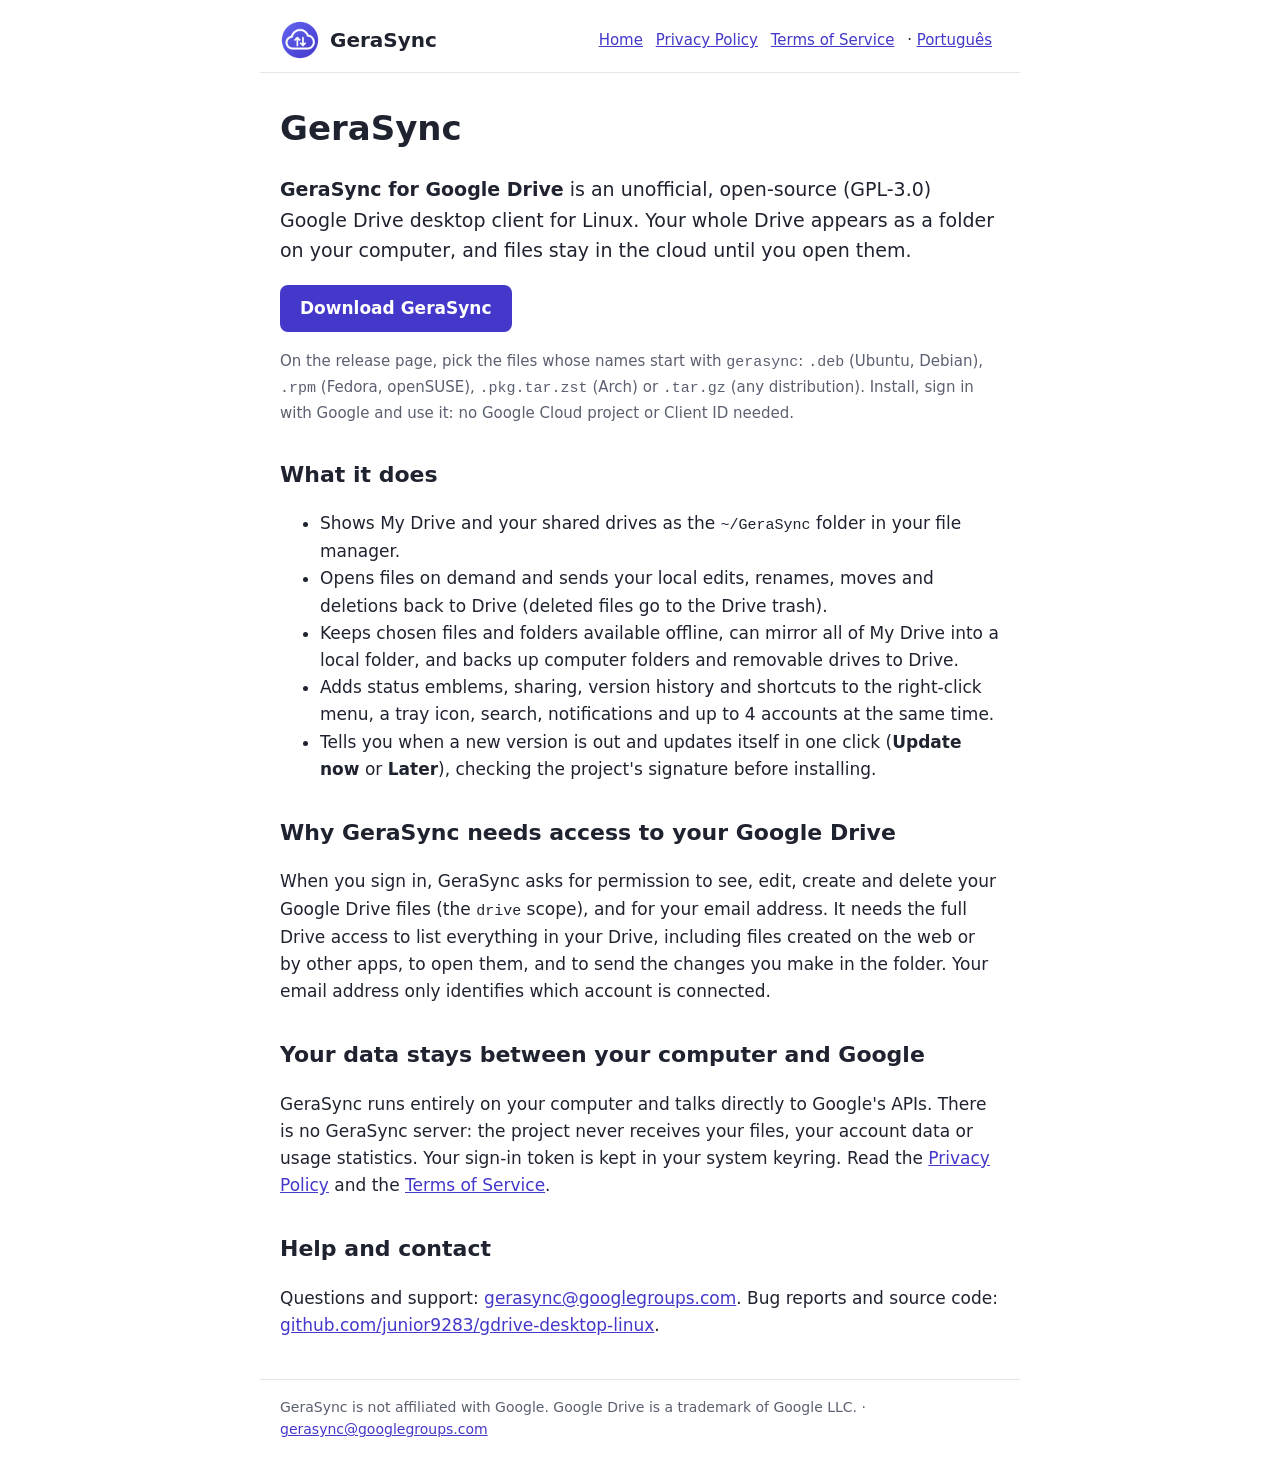
<file: index.html>
<!DOCTYPE html>
<html lang="en">
<head>
<meta charset="utf-8">
<meta name="viewport" content="width=device-width, initial-scale=1">
<meta name="google-site-verification" content="NpZcbAGyvmi49noXvajb4SW5j4mLhETBco69ydlbFus">
<title>GeraSync</title>
<link rel="icon" href="logo.png">
<link rel="stylesheet" href="style.css">
</head>
<body>
<header>
  <a class="brand" href="index.html"><img src="logo.png" alt="" width="40" height="40">GeraSync</a>
  <nav><a href="index.html">Home</a> <a href="privacy.html">Privacy Policy</a> <a href="terms.html">Terms of Service</a> · <a href="pt-br/index.html" hreflang="pt-BR">Português</a></nav>
</header>
<main>
<h1>GeraSync</h1>
<p class="lead"><strong>GeraSync for Google Drive</strong> is an unofficial, open-source (GPL-3.0)
Google Drive desktop client for Linux. Your whole Drive appears as a folder on your computer, and
files stay in the cloud until you open them.</p>
<p><a class="button" href="https://github.com/junior9283/gdrive-desktop-linux/releases/latest">Download GeraSync</a></p>
<p class="small">On the release page, pick the files whose names start with <code>gerasync</code>:
<code>.deb</code> (Ubuntu, Debian), <code>.rpm</code> (Fedora, openSUSE),
<code>.pkg.tar.zst</code> (Arch) or <code>.tar.gz</code> (any distribution). Install, sign in with
Google and use it: no Google Cloud project or Client ID needed.</p>

<h2>What it does</h2>
<ul>
  <li>Shows My Drive and your shared drives as the <code>~/GeraSync</code> folder in your file manager.</li>
  <li>Opens files on demand and sends your local edits, renames, moves and deletions back to Drive
  (deleted files go to the Drive trash).</li>
  <li>Keeps chosen files and folders available offline, can mirror all of My Drive into a local
  folder, and backs up computer folders and removable drives to Drive.</li>
  <li>Adds status emblems, sharing, version history and shortcuts to the right-click menu, a tray
  icon, search, notifications and up to 4 accounts at the same time.</li>
  <li>Tells you when a new version is out and updates itself in one click (<strong>Update now</strong>
  or <strong>Later</strong>), checking the project's signature before installing.</li>
</ul>

<h2>Why GeraSync needs access to your Google Drive</h2>
<p>When you sign in, GeraSync asks for permission to see, edit, create and delete your Google Drive
files (the <code>drive</code> scope), and for your email address. It needs the full Drive access to
list everything in your Drive, including files created on the web or by other apps, to open them,
and to send the changes you make in the folder. Your email address only identifies which account
is connected.</p>

<h2>Your data stays between your computer and Google</h2>
<p>GeraSync runs entirely on your computer and talks directly to Google's APIs. There is no
GeraSync server: the project never receives your files, your account data or usage statistics.
Your sign-in token is kept in your system keyring. Read the <a href="privacy.html">Privacy
Policy</a> and the <a href="terms.html">Terms of Service</a>.</p>

<h2>Help and contact</h2>
<p>Questions and support: <a href="mailto:gerasync@googlegroups.com">gerasync@googlegroups.com</a>. Bug reports and source code:
<a href="https://github.com/junior9283/gdrive-desktop-linux">github.com/junior9283/gdrive-desktop-linux</a>.</p>
</main>
<footer>GeraSync is not affiliated with Google. Google Drive is a trademark of Google LLC. · <a href="mailto:gerasync@googlegroups.com">gerasync@googlegroups.com</a></footer>
</body>
</html>
</file>
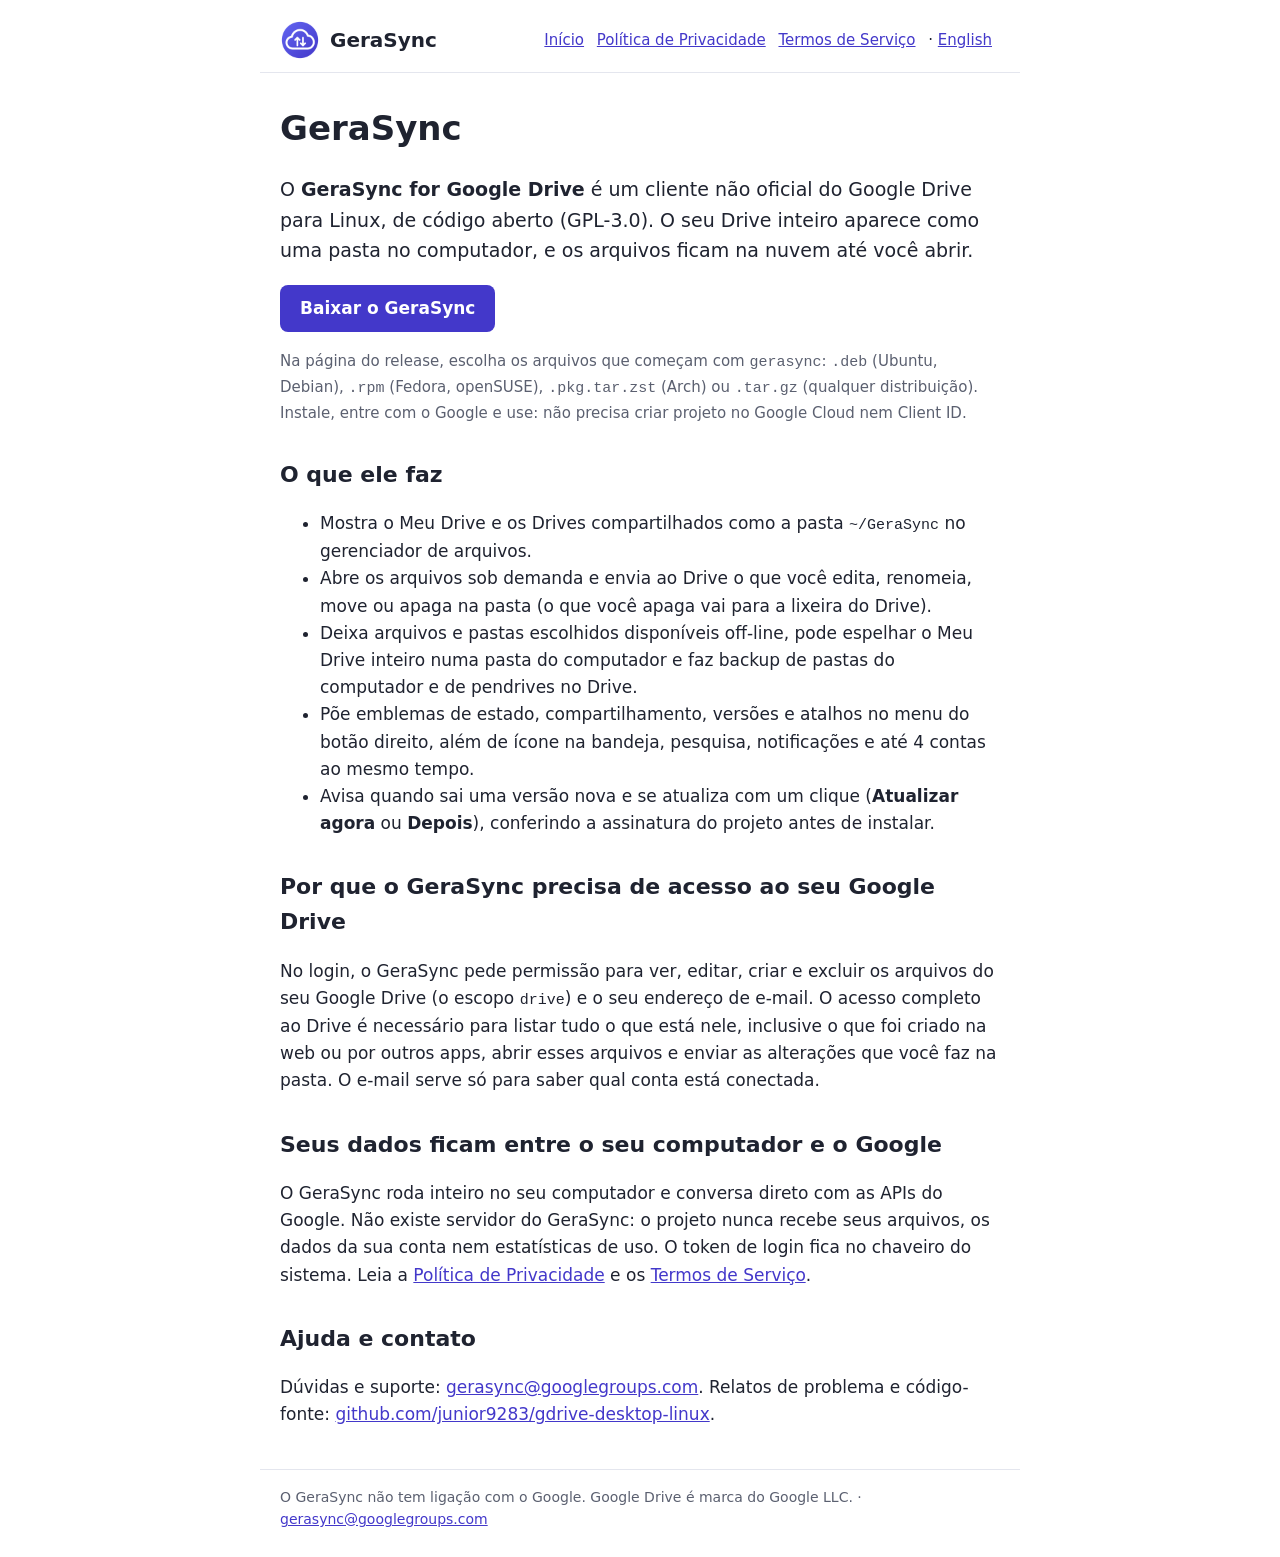
<file: pt-br/index.html>
<!DOCTYPE html>
<html lang="pt-BR">
<head>
<meta charset="utf-8">
<meta name="viewport" content="width=device-width, initial-scale=1">
<meta name="google-site-verification" content="NpZcbAGyvmi49noXvajb4SW5j4mLhETBco69ydlbFus">
<title>GeraSync</title>
<link rel="icon" href="../logo.png">
<link rel="stylesheet" href="../style.css">
</head>
<body>
<header>
  <a class="brand" href="index.html"><img src="../logo.png" alt="" width="40" height="40">GeraSync</a>
  <nav><a href="index.html">Início</a> <a href="privacidade.html">Política de Privacidade</a> <a href="termos.html">Termos de Serviço</a> · <a href="../index.html" hreflang="en">English</a></nav>
</header>
<main>
<h1>GeraSync</h1>
<p class="lead">O <strong>GeraSync for Google Drive</strong> é um cliente não oficial do Google
Drive para Linux, de código aberto (GPL-3.0). O seu Drive inteiro aparece como uma pasta no
computador, e os arquivos ficam na nuvem até você abrir.</p>
<p><a class="button" href="https://github.com/junior9283/gdrive-desktop-linux/releases/latest">Baixar o GeraSync</a></p>
<p class="small">Na página do release, escolha os arquivos que começam com <code>gerasync</code>:
<code>.deb</code> (Ubuntu, Debian), <code>.rpm</code> (Fedora, openSUSE),
<code>.pkg.tar.zst</code> (Arch) ou <code>.tar.gz</code> (qualquer distribuição). Instale, entre
com o Google e use: não precisa criar projeto no Google Cloud nem Client ID.</p>

<h2>O que ele faz</h2>
<ul>
  <li>Mostra o Meu Drive e os Drives compartilhados como a pasta <code>~/GeraSync</code> no gerenciador de arquivos.</li>
  <li>Abre os arquivos sob demanda e envia ao Drive o que você edita, renomeia, move ou apaga na
  pasta (o que você apaga vai para a lixeira do Drive).</li>
  <li>Deixa arquivos e pastas escolhidos disponíveis off-line, pode espelhar o Meu Drive inteiro
  numa pasta do computador e faz backup de pastas do computador e de pendrives no Drive.</li>
  <li>Põe emblemas de estado, compartilhamento, versões e atalhos no menu do botão direito, além de
  ícone na bandeja, pesquisa, notificações e até 4 contas ao mesmo tempo.</li>
  <li>Avisa quando sai uma versão nova e se atualiza com um clique (<strong>Atualizar agora</strong> ou
  <strong>Depois</strong>), conferindo a assinatura do projeto antes de instalar.</li>
</ul>

<h2>Por que o GeraSync precisa de acesso ao seu Google Drive</h2>
<p>No login, o GeraSync pede permissão para ver, editar, criar e excluir os arquivos do seu Google
Drive (o escopo <code>drive</code>) e o seu endereço de e-mail. O acesso completo ao Drive é
necessário para listar tudo o que está nele, inclusive o que foi criado na web ou por outros apps,
abrir esses arquivos e enviar as alterações que você faz na pasta. O e-mail serve só para saber
qual conta está conectada.</p>

<h2>Seus dados ficam entre o seu computador e o Google</h2>
<p>O GeraSync roda inteiro no seu computador e conversa direto com as APIs do Google. Não existe
servidor do GeraSync: o projeto nunca recebe seus arquivos, os dados da sua conta nem estatísticas
de uso. O token de login fica no chaveiro do sistema. Leia a <a href="privacidade.html">Política
de Privacidade</a> e os <a href="termos.html">Termos de Serviço</a>.</p>

<h2>Ajuda e contato</h2>
<p>Dúvidas e suporte: <a href="mailto:gerasync@googlegroups.com">gerasync@googlegroups.com</a>. Relatos de problema e código-fonte:
<a href="https://github.com/junior9283/gdrive-desktop-linux">github.com/junior9283/gdrive-desktop-linux</a>.</p>
</main>
<footer>O GeraSync não tem ligação com o Google. Google Drive é marca do Google LLC. · <a href="mailto:gerasync@googlegroups.com">gerasync@googlegroups.com</a></footer>
</body>
</html>
</file>
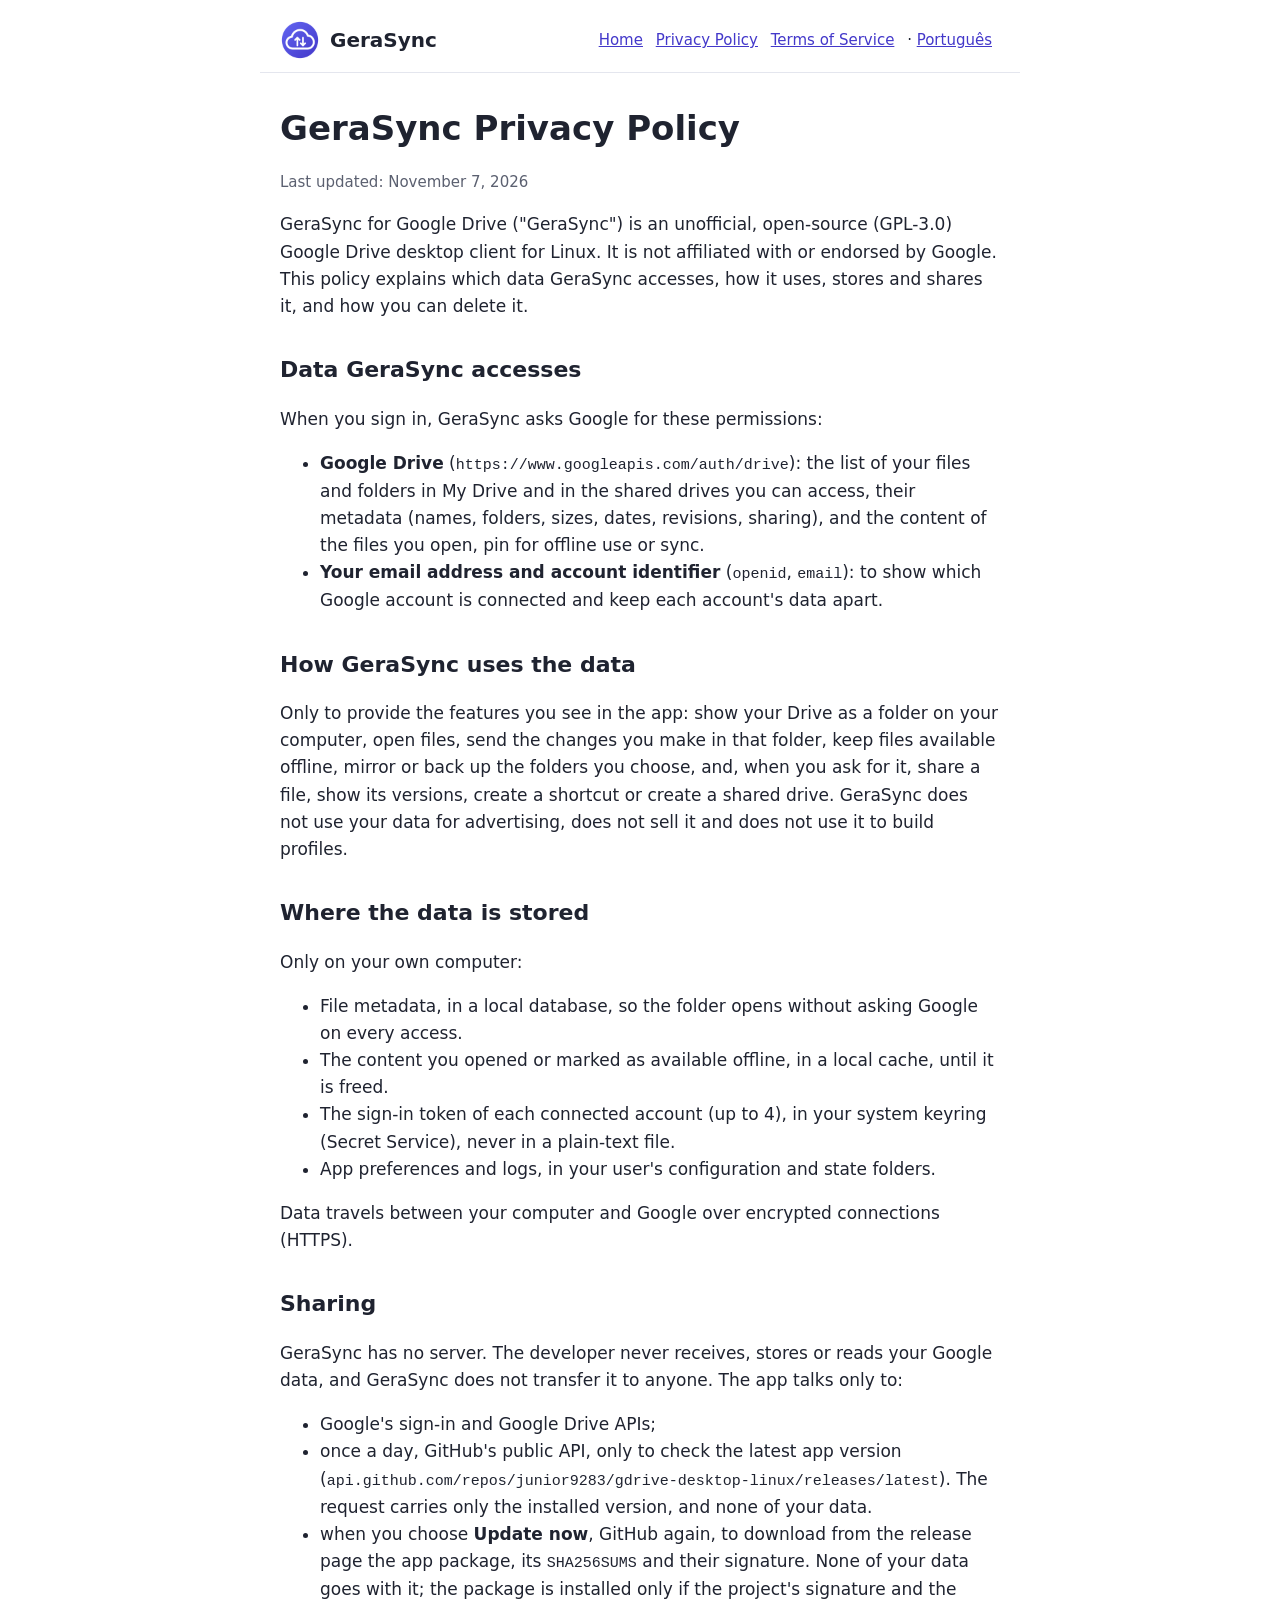
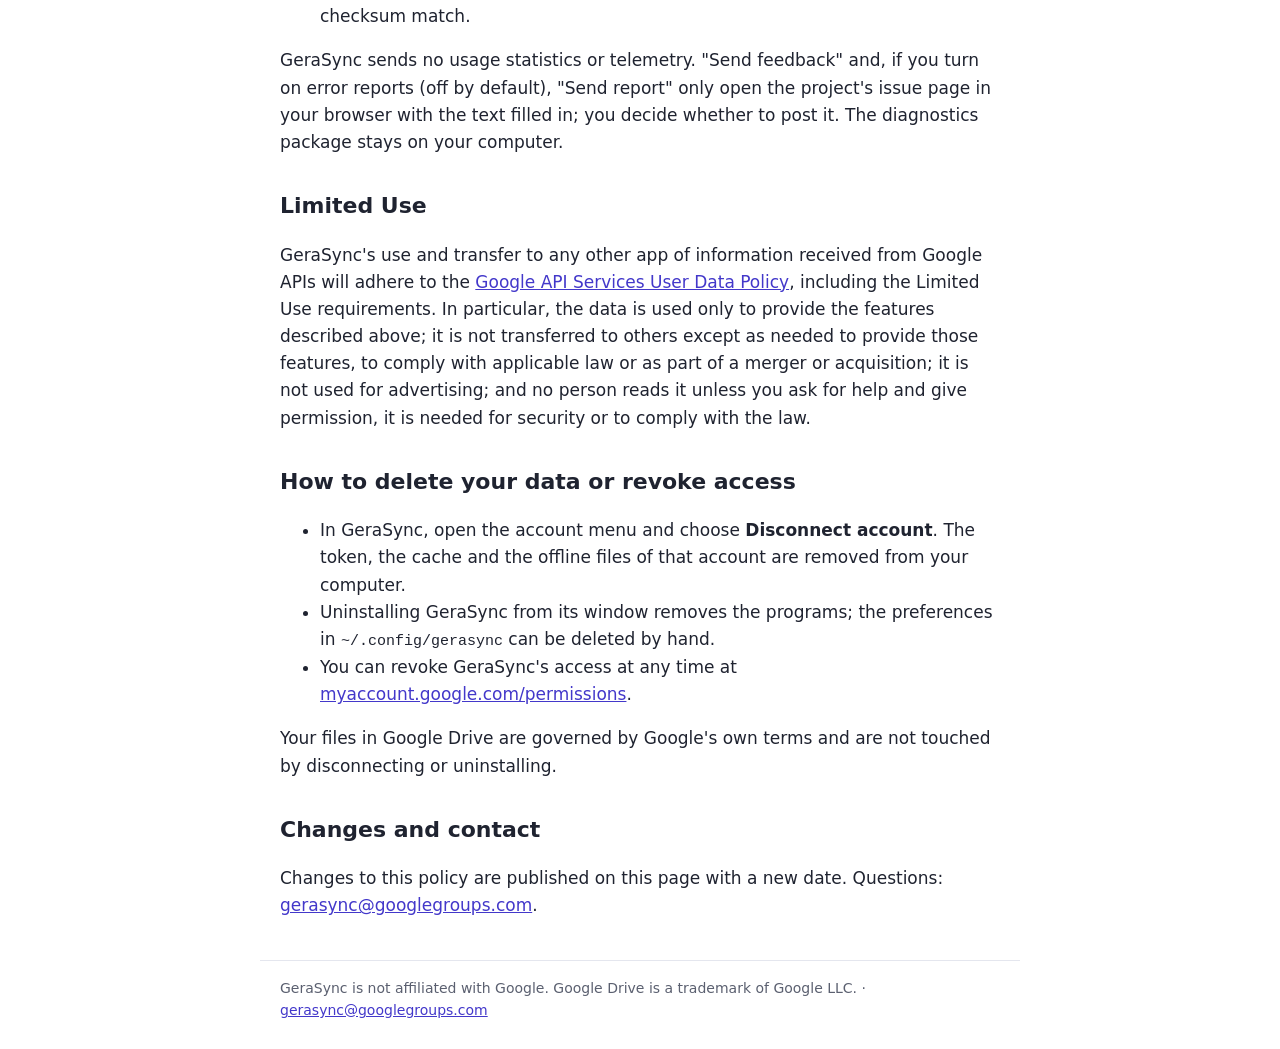
<file: privacy.html>
<!DOCTYPE html>
<html lang="en">
<head>
<meta charset="utf-8">
<meta name="viewport" content="width=device-width, initial-scale=1">
<meta name="google-site-verification" content="NpZcbAGyvmi49noXvajb4SW5j4mLhETBco69ydlbFus">
<title>GeraSync Privacy Policy</title>
<link rel="icon" href="logo.png">
<link rel="stylesheet" href="style.css">
</head>
<body>
<header>
  <a class="brand" href="index.html"><img src="logo.png" alt="" width="40" height="40">GeraSync</a>
  <nav><a href="index.html">Home</a> <a href="privacy.html">Privacy Policy</a> <a href="terms.html">Terms of Service</a> · <a href="pt-br/privacidade.html" hreflang="pt-BR">Português</a></nav>
</header>
<main>
<h1>GeraSync Privacy Policy</h1>
<p class="small">Last updated: November 7, 2026</p>
<p>GeraSync for Google Drive ("GeraSync") is an unofficial, open-source (GPL-3.0) Google Drive
desktop client for Linux. It is not affiliated with or endorsed by Google. This policy explains
which data GeraSync accesses, how it uses, stores and shares it, and how you can delete it.</p>

<h2>Data GeraSync accesses</h2>
<p>When you sign in, GeraSync asks Google for these permissions:</p>
<ul>
  <li><strong>Google Drive</strong> (<code>https://www.googleapis.com/auth/drive</code>): the list
  of your files and folders in My Drive and in the shared drives you can access, their metadata
  (names, folders, sizes, dates, revisions, sharing), and the content of the files you open, pin
  for offline use or sync.</li>
  <li><strong>Your email address and account identifier</strong> (<code>openid</code>,
  <code>email</code>): to show which Google account is connected and keep each account's data
  apart.</li>
</ul>

<h2>How GeraSync uses the data</h2>
<p>Only to provide the features you see in the app: show your Drive as a folder on your computer,
open files, send the changes you make in that folder, keep files available offline, mirror or back
up the folders you choose, and, when you ask for it, share a file, show its versions, create a
shortcut or create a shared drive. GeraSync does not use your data for advertising, does not sell
it and does not use it to build profiles.</p>

<h2>Where the data is stored</h2>
<p>Only on your own computer:</p>
<ul>
  <li>File metadata, in a local database, so the folder opens without asking Google on every access.</li>
  <li>The content you opened or marked as available offline, in a local cache, until it is freed.</li>
  <li>The sign-in token of each connected account (up to 4), in your system keyring (Secret
  Service), never in a plain-text file.</li>
  <li>App preferences and logs, in your user's configuration and state folders.</li>
</ul>
<p>Data travels between your computer and Google over encrypted connections (HTTPS).</p>

<h2>Sharing</h2>
<p>GeraSync has no server. The developer never receives, stores or reads your Google data, and
GeraSync does not transfer it to anyone. The app talks only to:</p>
<ul>
  <li>Google's sign-in and Google Drive APIs;</li>
  <li>once a day, GitHub's public API, only to check the latest app version
  (<code>api.github.com/repos/junior9283/gdrive-desktop-linux/releases/latest</code>). The request
  carries only the installed version, and none of your data.</li>
  <li>when you choose <strong>Update now</strong>, GitHub again, to download from the release page the
  app package, its <code>SHA256SUMS</code> and their signature. None of your data goes with it; the
  package is installed only if the project's signature and the checksum match.</li>
</ul>
<p>GeraSync sends no usage statistics or telemetry. "Send feedback" and, if you turn on error
reports (off by default), "Send report" only open the project's issue page in your browser with the
text filled in; you decide whether to post it. The diagnostics package stays on your computer.</p>

<h2>Limited Use</h2>
<p>GeraSync's use and transfer to any other app of information received from Google APIs will
adhere to the <a href="https://developers.google.com/terms/api-services-user-data-policy">Google API Services User Data Policy</a>, including the Limited
Use requirements. In particular, the data is used only to provide the features described above;
it is not transferred to others except as needed to provide those features, to comply with
applicable law or as part of a merger or acquisition; it is not used for advertising; and no person
reads it unless you ask for help and give permission, it is needed for security or to comply with
the law.</p>

<h2>How to delete your data or revoke access</h2>
<ul>
  <li>In GeraSync, open the account menu and choose <strong>Disconnect account</strong>. The token,
  the cache and the offline files of that account are removed from your computer.</li>
  <li>Uninstalling GeraSync from its window removes the programs; the preferences in
  <code>~/.config/gerasync</code> can be deleted by hand.</li>
  <li>You can revoke GeraSync's access at any time at
  <a href="https://myaccount.google.com/permissions">myaccount.google.com/permissions</a>.</li>
</ul>
<p>Your files in Google Drive are governed by Google's own terms and are not touched by
disconnecting or uninstalling.</p>

<h2>Changes and contact</h2>
<p>Changes to this policy are published on this page with a new date. Questions:
<a href="mailto:gerasync@googlegroups.com">gerasync@googlegroups.com</a>.</p>
</main>
<footer>GeraSync is not affiliated with Google. Google Drive is a trademark of Google LLC. · <a href="mailto:gerasync@googlegroups.com">gerasync@googlegroups.com</a></footer>
</body>
</html>
</file>
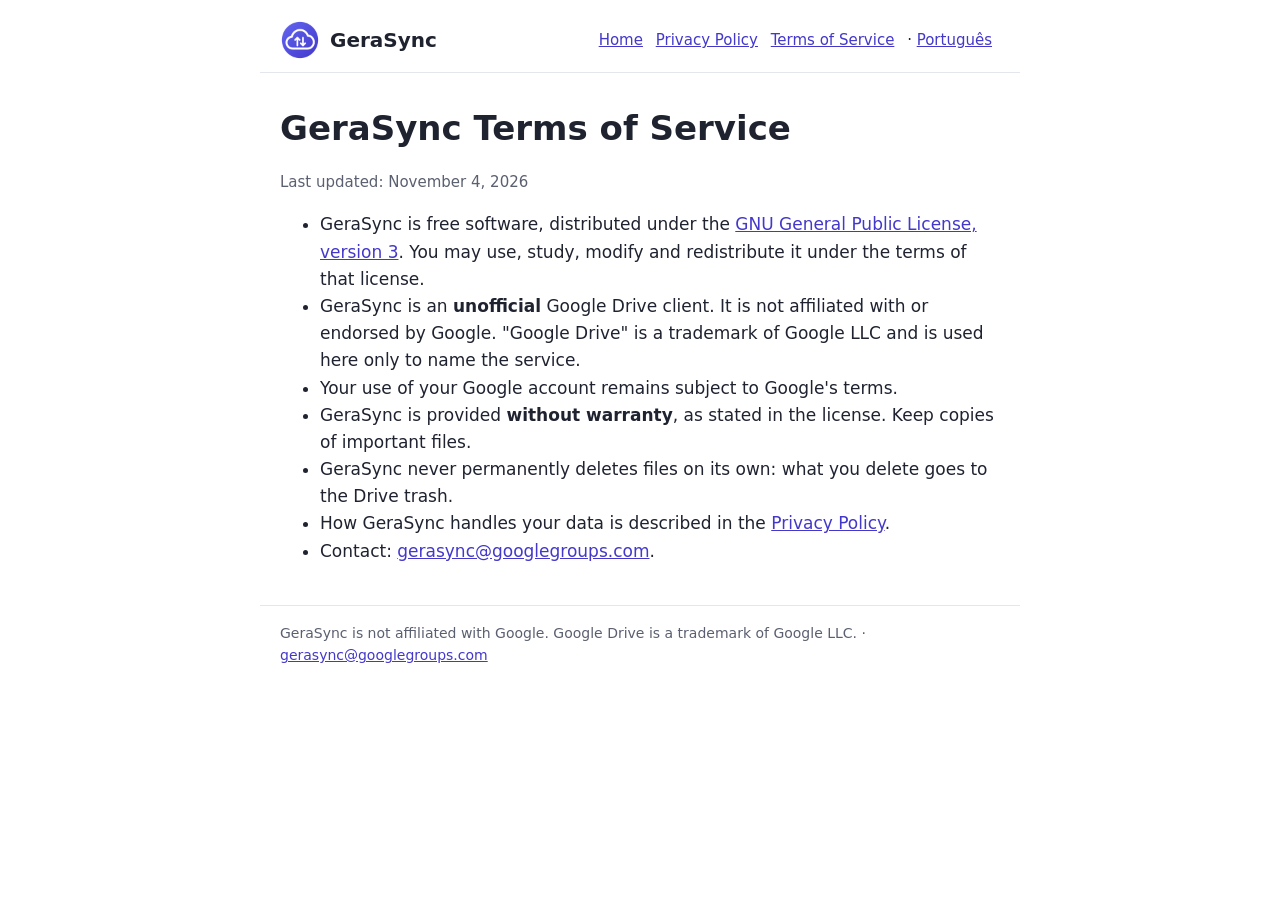
<file: terms.html>
<!DOCTYPE html>
<html lang="en">
<head>
<meta charset="utf-8">
<meta name="viewport" content="width=device-width, initial-scale=1">
<meta name="google-site-verification" content="NpZcbAGyvmi49noXvajb4SW5j4mLhETBco69ydlbFus">
<title>GeraSync Terms of Service</title>
<link rel="icon" href="logo.png">
<link rel="stylesheet" href="style.css">
</head>
<body>
<header>
  <a class="brand" href="index.html"><img src="logo.png" alt="" width="40" height="40">GeraSync</a>
  <nav><a href="index.html">Home</a> <a href="privacy.html">Privacy Policy</a> <a href="terms.html">Terms of Service</a> · <a href="pt-br/termos.html" hreflang="pt-BR">Português</a></nav>
</header>
<main>
<h1>GeraSync Terms of Service</h1>
<p class="small">Last updated: November 4, 2026</p>
<ul>
  <li>GeraSync is free software, distributed under the
  <a href="https://github.com/junior9283/gdrive-desktop-linux/blob/main/LICENSE">GNU General Public License, version 3</a>. You may use,
  study, modify and redistribute it under the terms of that license.</li>
  <li>GeraSync is an <strong>unofficial</strong> Google Drive client. It is not affiliated with or
  endorsed by Google. "Google Drive" is a trademark of Google LLC and is used here only to name the
  service.</li>
  <li>Your use of your Google account remains subject to Google's terms.</li>
  <li>GeraSync is provided <strong>without warranty</strong>, as stated in the license. Keep copies
  of important files.</li>
  <li>GeraSync never permanently deletes files on its own: what you delete goes to the Drive trash.</li>
  <li>How GeraSync handles your data is described in the <a href="privacy.html">Privacy Policy</a>.</li>
  <li>Contact: <a href="mailto:gerasync@googlegroups.com">gerasync@googlegroups.com</a>.</li>
</ul>
</main>
<footer>GeraSync is not affiliated with Google. Google Drive is a trademark of Google LLC. · <a href="mailto:gerasync@googlegroups.com">gerasync@googlegroups.com</a></footer>
</body>
</html>
</file>
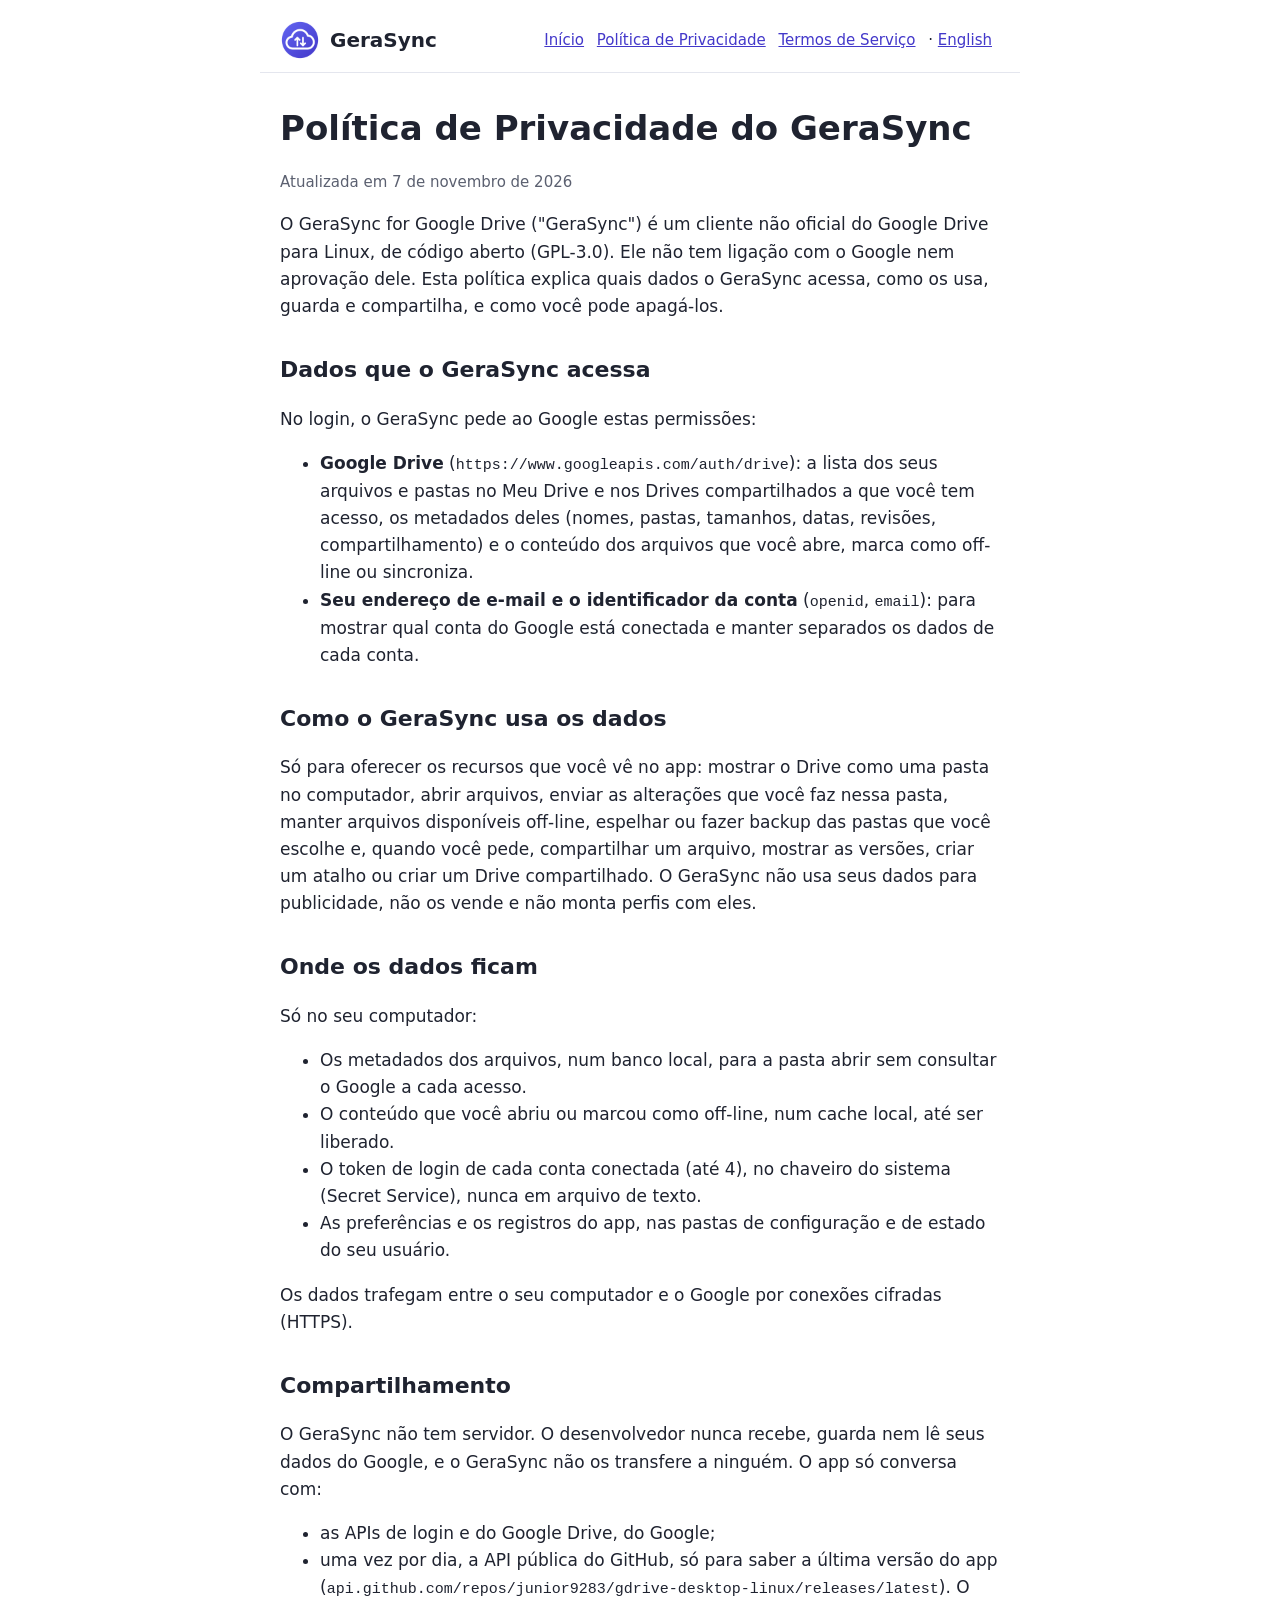
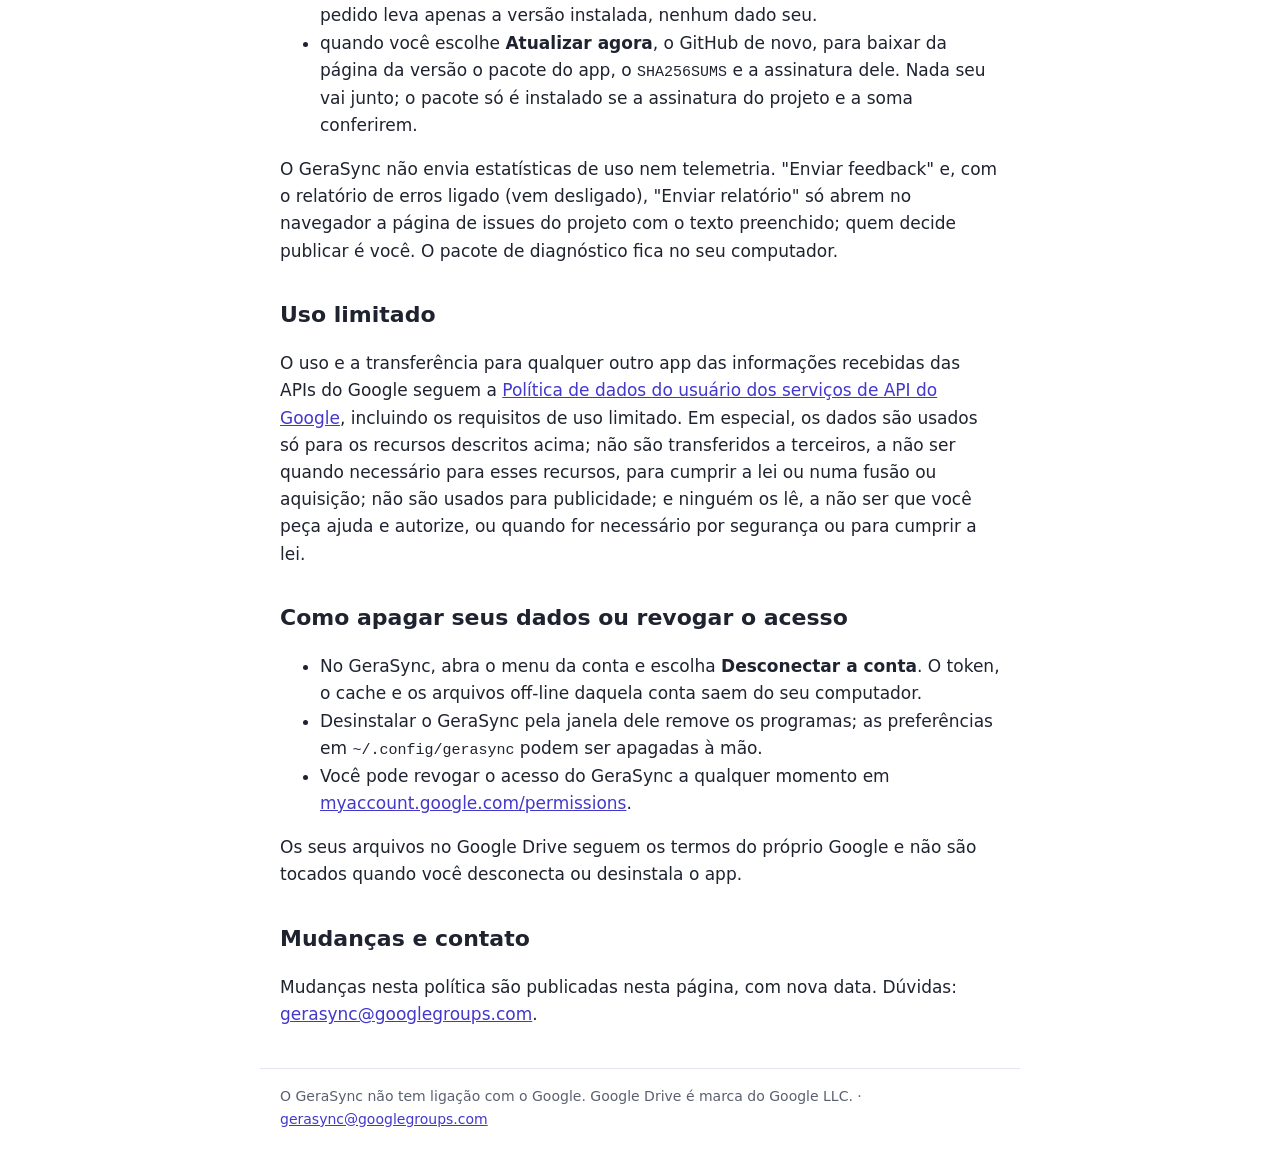
<file: pt-br/privacidade.html>
<!DOCTYPE html>
<html lang="pt-BR">
<head>
<meta charset="utf-8">
<meta name="viewport" content="width=device-width, initial-scale=1">
<meta name="google-site-verification" content="NpZcbAGyvmi49noXvajb4SW5j4mLhETBco69ydlbFus">
<title>Política de Privacidade do GeraSync</title>
<link rel="icon" href="../logo.png">
<link rel="stylesheet" href="../style.css">
</head>
<body>
<header>
  <a class="brand" href="index.html"><img src="../logo.png" alt="" width="40" height="40">GeraSync</a>
  <nav><a href="index.html">Início</a> <a href="privacidade.html">Política de Privacidade</a> <a href="termos.html">Termos de Serviço</a> · <a href="../privacy.html" hreflang="en">English</a></nav>
</header>
<main>
<h1>Política de Privacidade do GeraSync</h1>
<p class="small">Atualizada em 7 de novembro de 2026</p>
<p>O GeraSync for Google Drive ("GeraSync") é um cliente não oficial do Google Drive para Linux, de
código aberto (GPL-3.0). Ele não tem ligação com o Google nem aprovação dele. Esta política explica
quais dados o GeraSync acessa, como os usa, guarda e compartilha, e como você pode apagá-los.</p>

<h2>Dados que o GeraSync acessa</h2>
<p>No login, o GeraSync pede ao Google estas permissões:</p>
<ul>
  <li><strong>Google Drive</strong> (<code>https://www.googleapis.com/auth/drive</code>): a lista dos
  seus arquivos e pastas no Meu Drive e nos Drives compartilhados a que você tem acesso, os
  metadados deles (nomes, pastas, tamanhos, datas, revisões, compartilhamento) e o conteúdo dos
  arquivos que você abre, marca como off-line ou sincroniza.</li>
  <li><strong>Seu endereço de e-mail e o identificador da conta</strong> (<code>openid</code>,
  <code>email</code>): para mostrar qual conta do Google está conectada e manter separados os dados
  de cada conta.</li>
</ul>

<h2>Como o GeraSync usa os dados</h2>
<p>Só para oferecer os recursos que você vê no app: mostrar o Drive como uma pasta no computador,
abrir arquivos, enviar as alterações que você faz nessa pasta, manter arquivos disponíveis
off-line, espelhar ou fazer backup das pastas que você escolhe e, quando você pede, compartilhar um
arquivo, mostrar as versões, criar um atalho ou criar um Drive compartilhado. O GeraSync não usa
seus dados para publicidade, não os vende e não monta perfis com eles.</p>

<h2>Onde os dados ficam</h2>
<p>Só no seu computador:</p>
<ul>
  <li>Os metadados dos arquivos, num banco local, para a pasta abrir sem consultar o Google a cada acesso.</li>
  <li>O conteúdo que você abriu ou marcou como off-line, num cache local, até ser liberado.</li>
  <li>O token de login de cada conta conectada (até 4), no chaveiro do sistema (Secret Service),
  nunca em arquivo de texto.</li>
  <li>As preferências e os registros do app, nas pastas de configuração e de estado do seu usuário.</li>
</ul>
<p>Os dados trafegam entre o seu computador e o Google por conexões cifradas (HTTPS).</p>

<h2>Compartilhamento</h2>
<p>O GeraSync não tem servidor. O desenvolvedor nunca recebe, guarda nem lê seus dados do Google, e
o GeraSync não os transfere a ninguém. O app só conversa com:</p>
<ul>
  <li>as APIs de login e do Google Drive, do Google;</li>
  <li>uma vez por dia, a API pública do GitHub, só para saber a última versão do app
  (<code>api.github.com/repos/junior9283/gdrive-desktop-linux/releases/latest</code>). O pedido leva
  apenas a versão instalada, nenhum dado seu.</li>
  <li>quando você escolhe <strong>Atualizar agora</strong>, o GitHub de novo, para baixar da página da
  versão o pacote do app, o <code>SHA256SUMS</code> e a assinatura dele. Nada seu vai junto; o pacote
  só é instalado se a assinatura do projeto e a soma conferirem.</li>
</ul>
<p>O GeraSync não envia estatísticas de uso nem telemetria. "Enviar feedback" e, com o relatório de
erros ligado (vem desligado), "Enviar relatório" só abrem no navegador a página de issues do
projeto com o texto preenchido; quem decide publicar é você. O pacote de diagnóstico fica no seu
computador.</p>

<h2>Uso limitado</h2>
<p>O uso e a transferência para qualquer outro app das informações recebidas das APIs do Google
seguem a <a href="https://developers.google.com/terms/api-services-user-data-policy">Política de dados do usuário dos serviços de API do Google</a>,
incluindo os requisitos de uso limitado. Em especial, os dados são usados só para os recursos
descritos acima; não são transferidos a terceiros, a não ser quando necessário para esses recursos,
para cumprir a lei ou numa fusão ou aquisição; não são usados para publicidade; e ninguém os lê, a
não ser que você peça ajuda e autorize, ou quando for necessário por segurança ou para cumprir a
lei.</p>

<h2>Como apagar seus dados ou revogar o acesso</h2>
<ul>
  <li>No GeraSync, abra o menu da conta e escolha <strong>Desconectar a conta</strong>. O token, o
  cache e os arquivos off-line daquela conta saem do seu computador.</li>
  <li>Desinstalar o GeraSync pela janela dele remove os programas; as preferências em
  <code>~/.config/gerasync</code> podem ser apagadas à mão.</li>
  <li>Você pode revogar o acesso do GeraSync a qualquer momento em
  <a href="https://myaccount.google.com/permissions">myaccount.google.com/permissions</a>.</li>
</ul>
<p>Os seus arquivos no Google Drive seguem os termos do próprio Google e não são tocados quando você
desconecta ou desinstala o app.</p>

<h2>Mudanças e contato</h2>
<p>Mudanças nesta política são publicadas nesta página, com nova data. Dúvidas:
<a href="mailto:gerasync@googlegroups.com">gerasync@googlegroups.com</a>.</p>
</main>
<footer>O GeraSync não tem ligação com o Google. Google Drive é marca do Google LLC. · <a href="mailto:gerasync@googlegroups.com">gerasync@googlegroups.com</a></footer>
</body>
</html>
</file>
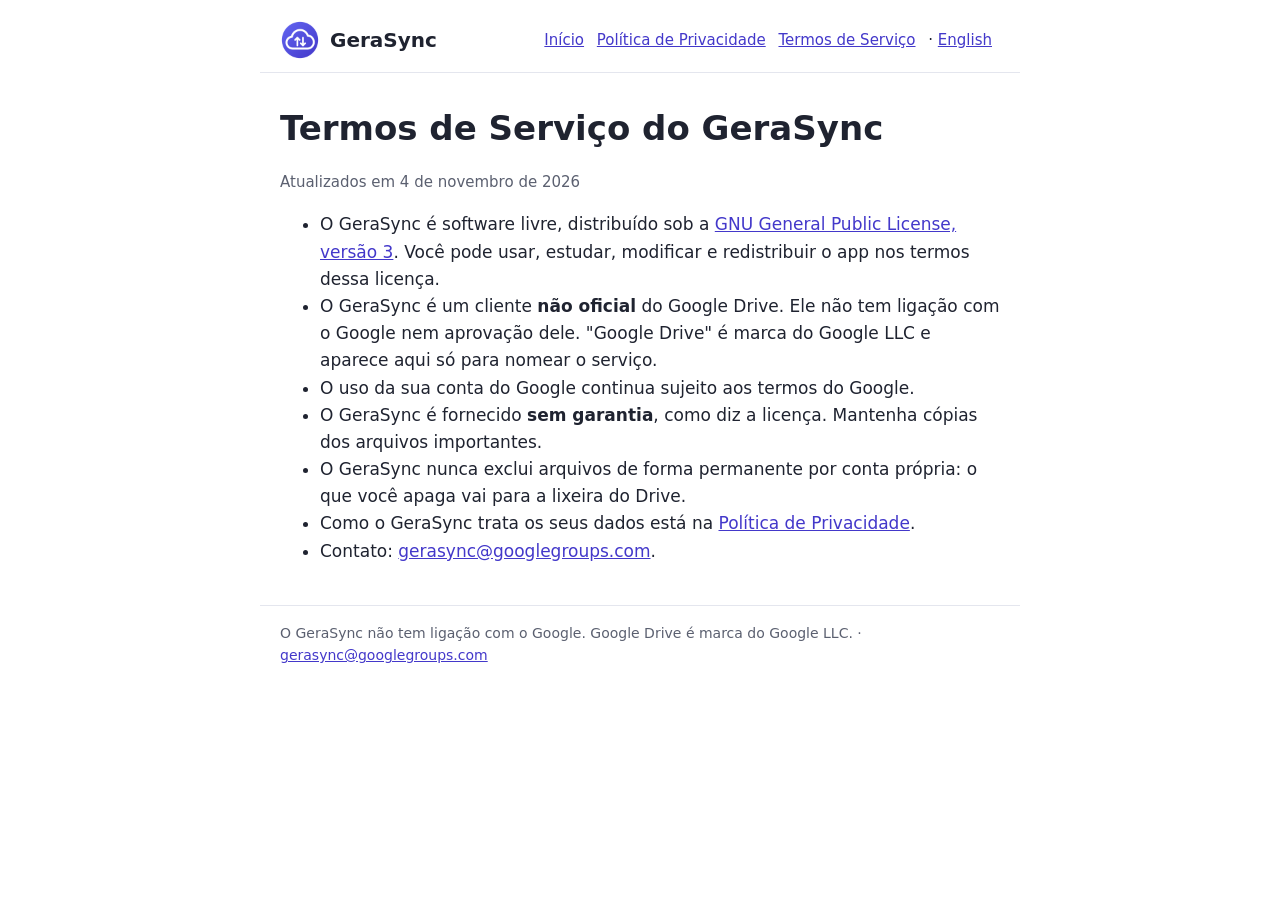
<file: pt-br/termos.html>
<!DOCTYPE html>
<html lang="pt-BR">
<head>
<meta charset="utf-8">
<meta name="viewport" content="width=device-width, initial-scale=1">
<meta name="google-site-verification" content="NpZcbAGyvmi49noXvajb4SW5j4mLhETBco69ydlbFus">
<title>Termos de Serviço do GeraSync</title>
<link rel="icon" href="../logo.png">
<link rel="stylesheet" href="../style.css">
</head>
<body>
<header>
  <a class="brand" href="index.html"><img src="../logo.png" alt="" width="40" height="40">GeraSync</a>
  <nav><a href="index.html">Início</a> <a href="privacidade.html">Política de Privacidade</a> <a href="termos.html">Termos de Serviço</a> · <a href="../terms.html" hreflang="en">English</a></nav>
</header>
<main>
<h1>Termos de Serviço do GeraSync</h1>
<p class="small">Atualizados em 4 de novembro de 2026</p>
<ul>
  <li>O GeraSync é software livre, distribuído sob a
  <a href="https://github.com/junior9283/gdrive-desktop-linux/blob/main/LICENSE">GNU General Public License, versão 3</a>. Você pode usar,
  estudar, modificar e redistribuir o app nos termos dessa licença.</li>
  <li>O GeraSync é um cliente <strong>não oficial</strong> do Google Drive. Ele não tem ligação com o
  Google nem aprovação dele. "Google Drive" é marca do Google LLC e aparece aqui só para nomear o
  serviço.</li>
  <li>O uso da sua conta do Google continua sujeito aos termos do Google.</li>
  <li>O GeraSync é fornecido <strong>sem garantia</strong>, como diz a licença. Mantenha cópias dos
  arquivos importantes.</li>
  <li>O GeraSync nunca exclui arquivos de forma permanente por conta própria: o que você apaga vai
  para a lixeira do Drive.</li>
  <li>Como o GeraSync trata os seus dados está na <a href="privacidade.html">Política de Privacidade</a>.</li>
  <li>Contato: <a href="mailto:gerasync@googlegroups.com">gerasync@googlegroups.com</a>.</li>
</ul>
</main>
<footer>O GeraSync não tem ligação com o Google. Google Drive é marca do Google LLC. · <a href="mailto:gerasync@googlegroups.com">gerasync@googlegroups.com</a></footer>
</body>
</html>
</file>
<file: style.css>
:root { --accent: #4338ca; --text: #1f2330; --muted: #5b6070; --bg: #fff; --line: #e4e6ee; }
@media (prefers-color-scheme: dark) {
  :root { --accent: #a5b4fc; --text: #e8e9f0; --muted: #a3a8b8; --bg: #14161d; --line: #2b2f3b; }
}
* { box-sizing: border-box; }
body { margin: 0; font: 17px/1.6 system-ui, sans-serif; color: var(--text); background: var(--bg); }
header, main, footer { max-width: 760px; margin: 0 auto; padding: 0 20px; }
header { display: flex; flex-wrap: wrap; gap: 12px; align-items: center; justify-content: space-between;
  padding-top: 20px; padding-bottom: 12px; border-bottom: 1px solid var(--line); }
.brand { display: flex; gap: 10px; align-items: center; font-weight: 700; font-size: 20px;
  color: var(--text); text-decoration: none; }
nav { font-size: 15px; }
nav a { margin-right: 8px; }
a { color: var(--accent); }
h1 { font-size: 34px; margin: 28px 0 8px; }
h2 { font-size: 22px; margin-top: 32px; }
.lead { font-size: 19px; }
.small { font-size: 15px; color: var(--muted); }
.button { display: inline-block; padding: 10px 20px; border-radius: 8px; background: var(--accent);
  color: var(--bg); font-weight: 600; text-decoration: none; }
code { font-size: 15px; }
footer { margin-top: 40px; padding-top: 16px; padding-bottom: 32px; border-top: 1px solid var(--line);
  font-size: 14px; color: var(--muted); }
</file>
